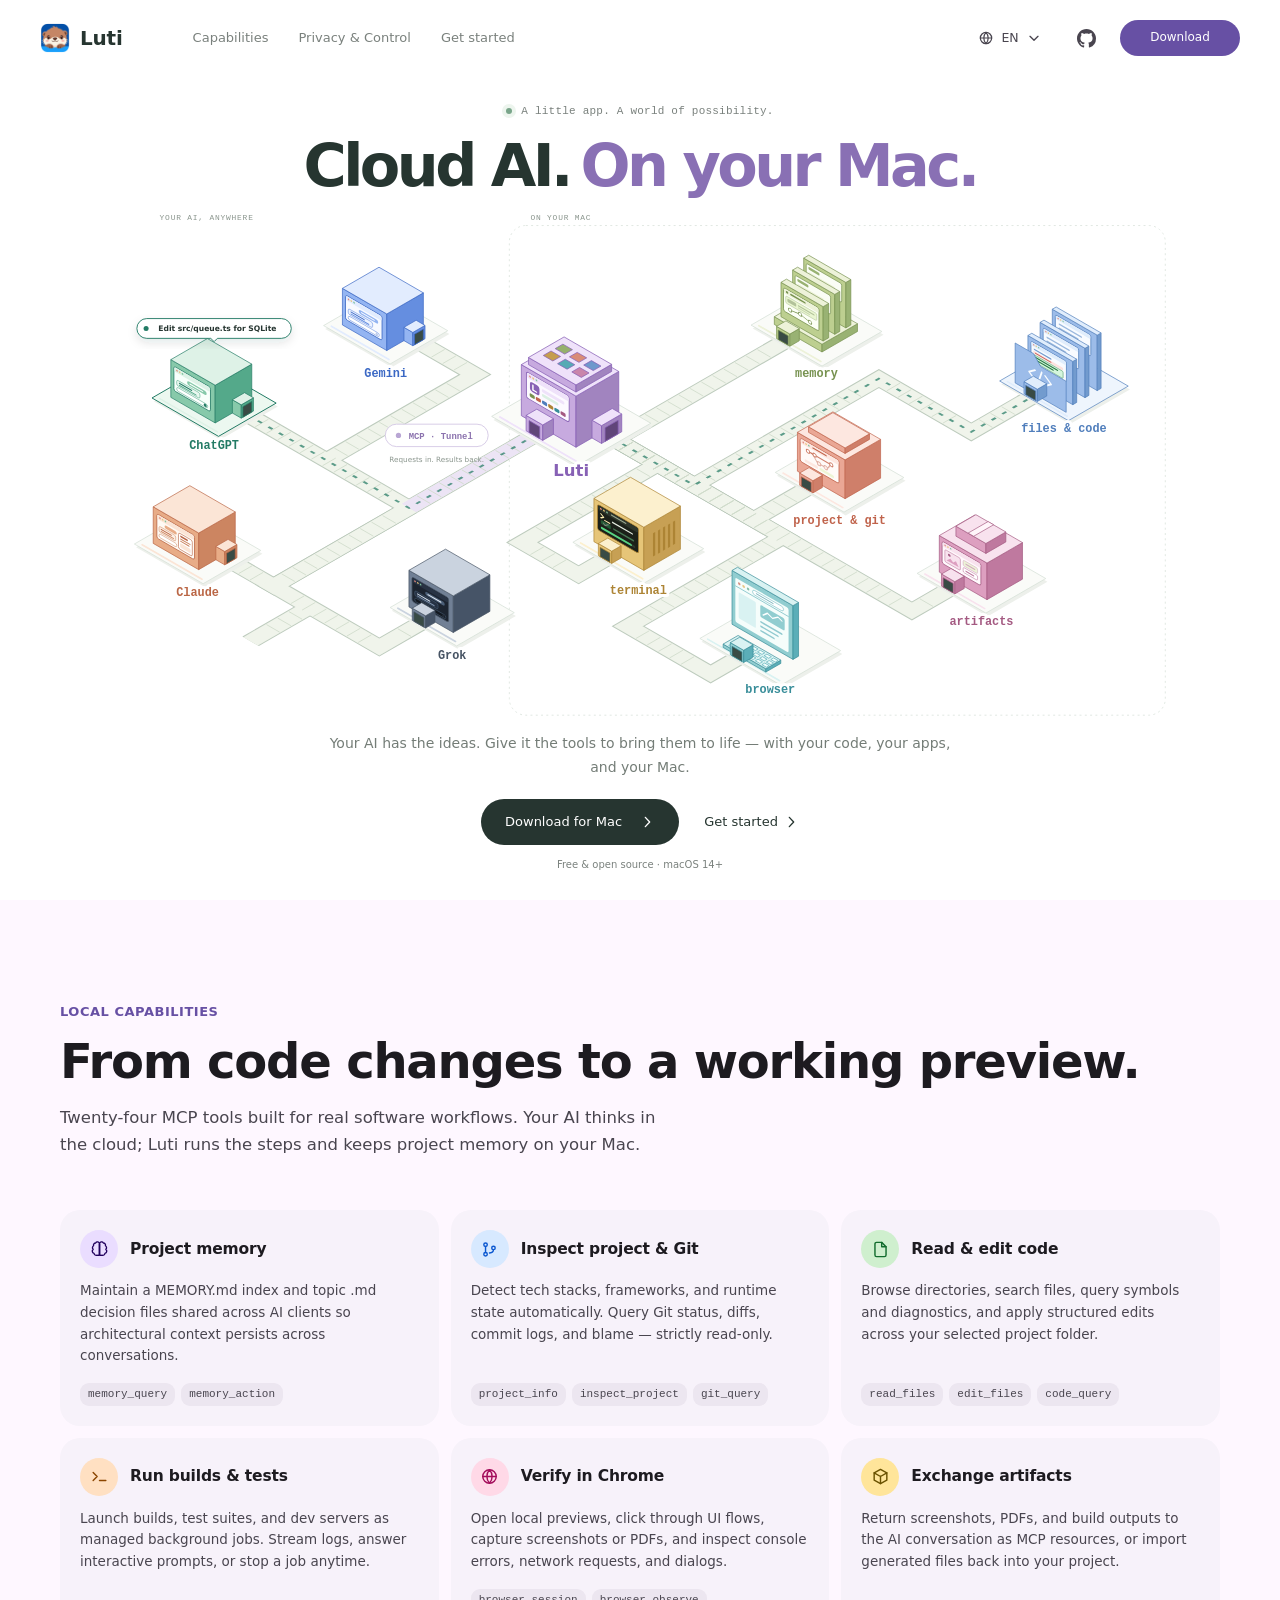
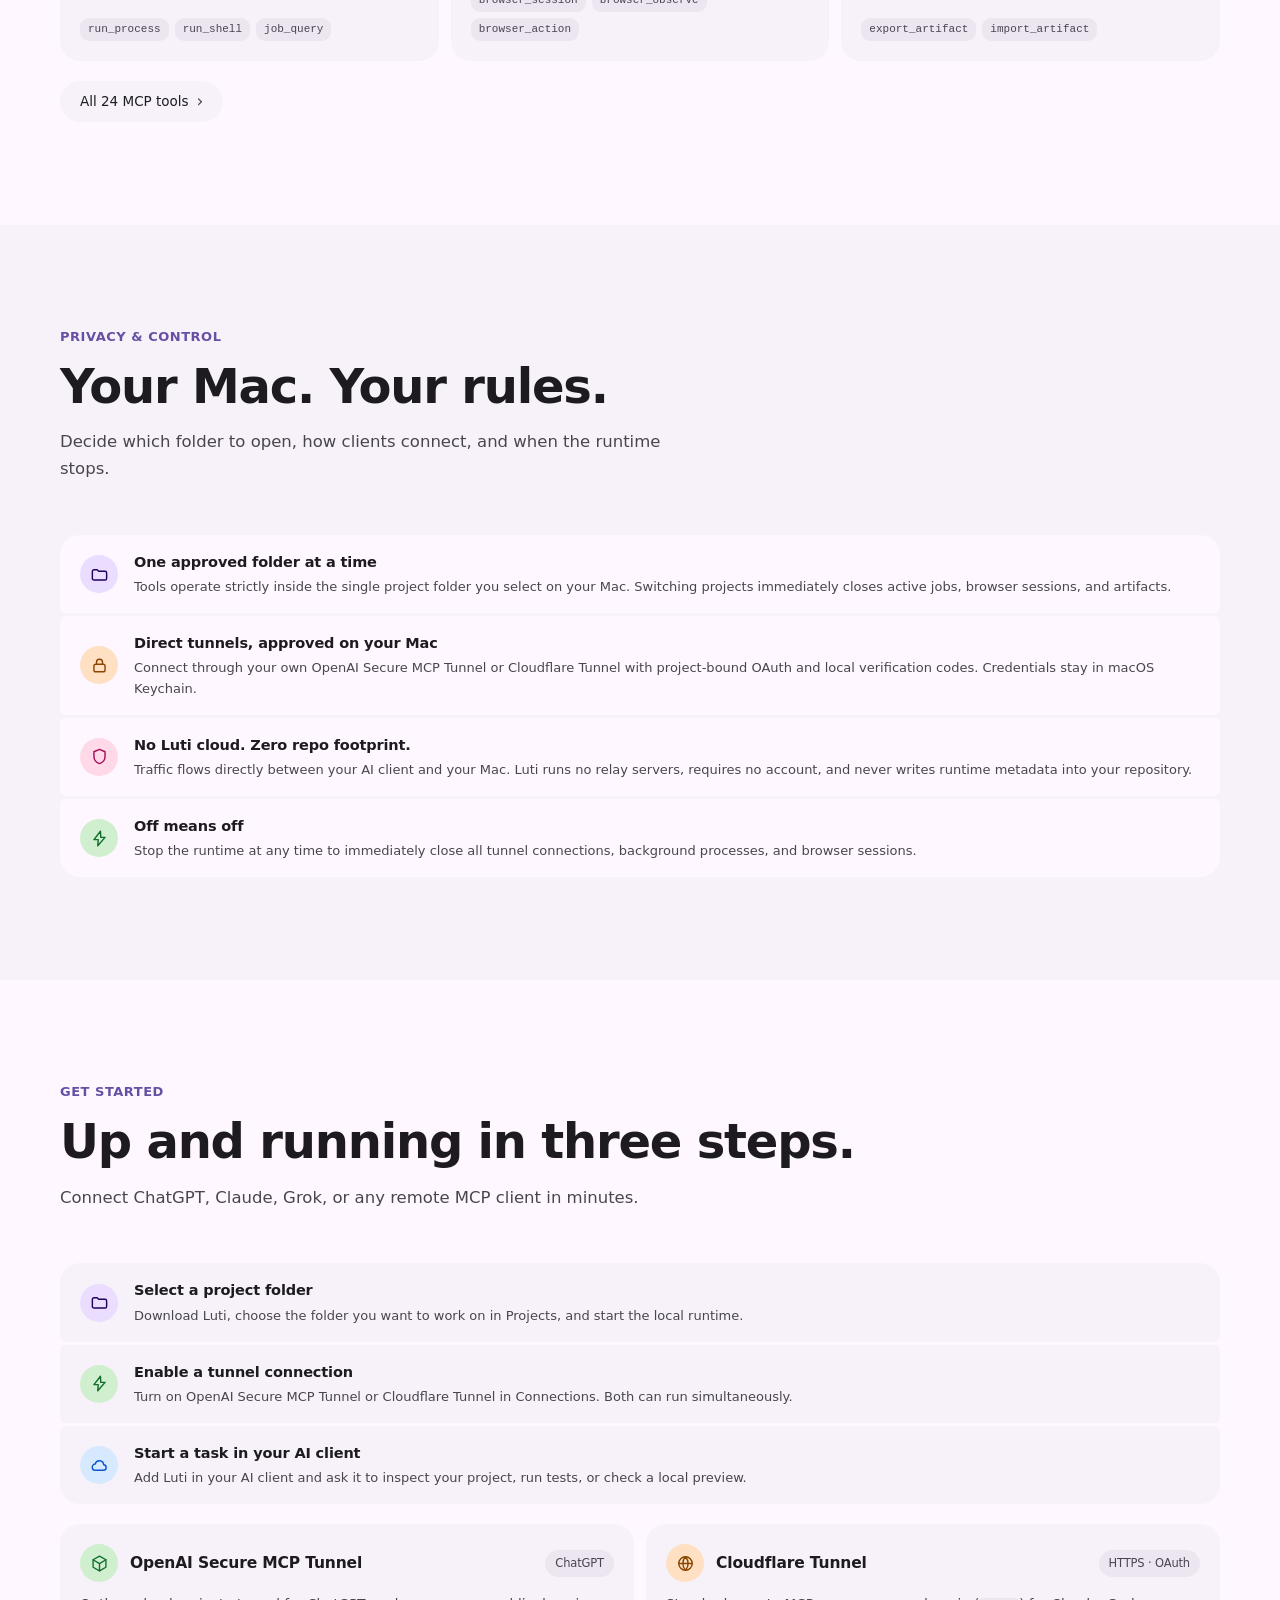
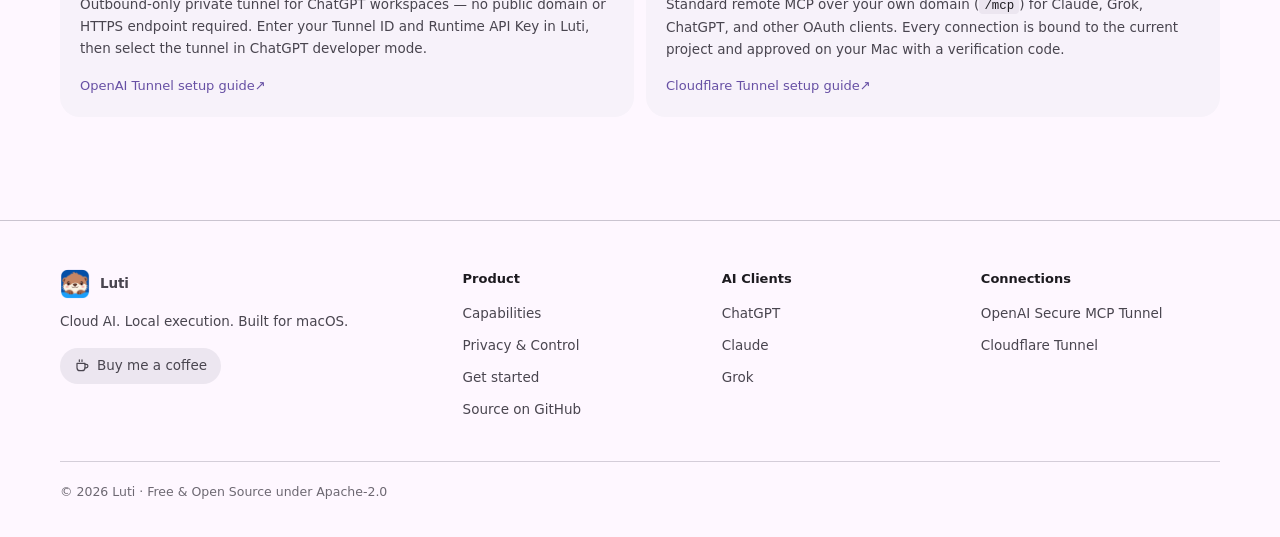
<file: Web/index.html>
<!doctype html>
<html lang="en">
<head>
<meta charset="utf-8">
<meta name="viewport" content="width=device-width, initial-scale=1">

<title>Luti — Cloud AI, on your Mac.</title>
<meta name="description" content="Luti connects cloud AI to your Mac through MCP. Share project memory, inspect &amp; edit code, run builds and tests, and automate Chrome — all within the folder you choose.">
<meta name="keywords" content="MCP server, Model Context Protocol, macOS, remote MCP, project memory, ChatGPT connector, Claude MCP, Grok MCP, OpenAI Secure MCP Tunnel, Cloudflare Tunnel, local AI tools, OAuth">
<meta name="author" content="Luti">
<meta name="robots" content="index, follow, max-image-preview:large, max-snippet:-1">
<meta name="color-scheme" content="light">
<meta name="theme-color" content="#ffffff">
<meta name="apple-mobile-web-app-title" content="Luti">
<link rel="canonical" href="https://luti.aouos.com/">
<link rel="alternate" hreflang="en" href="https://luti.aouos.com/?lang=en">
<link rel="alternate" hreflang="zh-Hans" href="https://luti.aouos.com/?lang=zh">
<link rel="alternate" hreflang="ja" href="https://luti.aouos.com/?lang=ja">
<link rel="alternate" hreflang="x-default" href="https://luti.aouos.com/">

<meta property="og:site_name" content="Luti">
<meta property="og:type" content="website">
<meta property="og:url" content="https://luti.aouos.com/">
<meta property="og:locale" content="en_US">
<meta property="og:locale:alternate" content="zh_CN">
<meta property="og:locale:alternate" content="ja_JP">
<meta property="og:title" content="Luti — Cloud AI, on your Mac.">
<meta property="og:description" content="Luti connects cloud AI to your Mac through MCP. Share project memory, inspect &amp; edit code, run builds and tests, and automate Chrome — all within the folder you choose.">
<meta property="og:image" content="https://luti.aouos.com/assets/og-image.png">
<meta property="og:image:width" content="1200">
<meta property="og:image:height" content="630">
<meta property="og:image:alt" content="Luti — Cloud AI, on your Mac. 24 local MCP tools for your projects.">

<meta name="twitter:card" content="summary_large_image">
<meta name="twitter:title" content="Luti — Cloud AI, on your Mac.">
<meta name="twitter:description" content="Luti connects cloud AI to your Mac through MCP. Share project memory, inspect &amp; edit code, run builds and tests, and automate Chrome — all within the folder you choose.">
<meta name="twitter:image" content="https://luti.aouos.com/assets/og-image.png">

<link rel="icon" href="assets/luti-icon.png" type="image/png">
<link rel="apple-touch-icon" href="assets/luti-icon.png">
<link rel="stylesheet" href="styles/tokens.css">
<link rel="stylesheet" href="styles/base.css">
<link rel="stylesheet" href="styles/hero.css">

<script type="application/ld+json">
{
  "@context": "https://schema.org",
  "@graph": [
    {
      "@type": "Organization",
      "@id": "https://luti.aouos.com/#org",
      "name": "Luti",
      "url": "https://luti.aouos.com/",
      "logo": "https://luti.aouos.com/assets/luti-icon.png"
    },
    {
      "@type": "WebSite",
      "@id": "https://luti.aouos.com/#site",
      "url": "https://luti.aouos.com/",
      "name": "Luti",
      "inLanguage": ["en", "zh-Hans", "ja"],
      "publisher": { "@id": "https://luti.aouos.com/#org" }
    },
    {
      "@type": "SoftwareApplication",
      "@id": "https://luti.aouos.com/#app",
      "name": "Luti",
      "applicationCategory": "DeveloperApplication",
      "applicationSubCategory": "MCP Server",
      "operatingSystem": "macOS",
      "url": "https://luti.aouos.com/",
      "image": "https://luti.aouos.com/assets/og-image.png",
      "publisher": { "@id": "https://luti.aouos.com/#org" },
      "description": "Luti connects cloud AI to your Mac through MCP. Share project memory, inspect & edit code, run builds and tests, and automate Chrome — all within the folder you choose.",
      "featureList": [
        "24 MCP tools across Memory, Project, Files & Code, Process & Jobs, Git, Browser, and Artifacts",
        "Project-scoped memory with MEMORY.md index and topic Markdown decision files shared across AI clients",
        "Scoped strictly to the single local project folder selected on your Mac",
        "OpenAI Secure MCP Tunnel and Cloudflare Tunnel with project-bound OAuth",
        "Zero repository footprint and no Luti relay servers"
      ],
      "license": "https://www.apache.org/licenses/LICENSE-2.0",
      "isAccessibleForFree": true,
      "offers": {
        "@type": "Offer",
        "price": "0",
        "priceCurrency": "USD"
      }
    }
  ]
}
</script>
</head>
<body>

<svg width="0" height="0" aria-hidden="true" style="position:absolute" focusable="false">
  <defs>
    <g id="sp" fill="none" stroke="currentColor" stroke-width="1.8" stroke-linecap="round" stroke-linejoin="round"></g>
  </defs>
  <symbol id="i-check" viewBox="0 0 24 24" fill="none" stroke="currentColor" stroke-width="2.4" stroke-linecap="round" stroke-linejoin="round"><path d="M5 12.5 10 17.5 19 7"/></symbol>
  <symbol id="i-caret" viewBox="0 0 24 24" fill="none" stroke="currentColor" stroke-width="2" stroke-linecap="round" stroke-linejoin="round"><path d="m6 9.5 6 6 6-6"/></symbol>
  <symbol id="i-send" viewBox="0 0 24 24" fill="none" stroke="currentColor" stroke-width="2" stroke-linecap="round" stroke-linejoin="round"><path d="M12 19V5M6 11l6-6 6 6"/></symbol>
  <symbol id="i-cloud" viewBox="0 0 24 24" fill="none" stroke="currentColor" stroke-width="1.8" stroke-linecap="round" stroke-linejoin="round"><path d="M7 18h10a3.5 3.5 0 0 0 .3-6.98A5.5 5.5 0 0 0 6.5 10.2 3.9 3.9 0 0 0 7 18Z"/></symbol>
  <symbol id="i-folder" viewBox="0 0 24 24" fill="none" stroke="currentColor" stroke-width="1.8" stroke-linecap="round" stroke-linejoin="round"><path d="M3 8a2 2 0 0 1 2-2h4l2 2h8a2 2 0 0 1 2 2v7a2 2 0 0 1-2 2H5a2 2 0 0 1-2-2Z"/></symbol>
  <symbol id="i-terminal" viewBox="0 0 24 24" fill="none" stroke="currentColor" stroke-width="1.8" stroke-linecap="round" stroke-linejoin="round"><path d="m4 7 5 5-5 5M12 17h8"/></symbol>
  <symbol id="i-globe" viewBox="0 0 24 24" fill="none" stroke="currentColor" stroke-width="1.8" stroke-linecap="round" stroke-linejoin="round"><circle cx="12" cy="12" r="8.5"/><path d="M3.5 12h17M12 3.5c2.2 2.4 3.3 5.3 3.3 8.5S14.2 18.1 12 20.5c-2.2-2.4-3.3-5.3-3.3-8.5S9.8 5.9 12 3.5Z"/></symbol>
  <symbol id="i-display" viewBox="0 0 24 24" fill="none" stroke="currentColor" stroke-width="1.8" stroke-linecap="round" stroke-linejoin="round"><rect x="3" y="4.5" width="18" height="12" rx="2"/><path d="M9.5 20.5h5M12 16.5v4"/></symbol>
  <symbol id="i-git" viewBox="0 0 24 24" fill="none" stroke="currentColor" stroke-width="1.8" stroke-linecap="round" stroke-linejoin="round"><circle cx="7" cy="6" r="2.2"/><circle cx="7" cy="18" r="2.2"/><circle cx="17" cy="10" r="2.2"/><path d="M7 8.2v7.6M17 12.2c0 3-2.6 3.8-5 4.2"/></symbol>
  <symbol id="i-package" viewBox="0 0 24 24" fill="none" stroke="currentColor" stroke-width="1.8" stroke-linecap="round" stroke-linejoin="round"><path d="m12 3 8 4.3v9.4L12 21l-8-4.3V7.3Z"/><path d="M4 7.3 12 12l8-4.7M12 12v9"/></symbol>
  <symbol id="i-sparkles" viewBox="0 0 24 24" fill="none" stroke="currentColor" stroke-width="1.8" stroke-linecap="round" stroke-linejoin="round"><path d="M12 3v5M12 16v5M4.5 12h5M14.5 12h5M6.7 6.7l3 3M14.3 14.3l3 3M17.3 6.7l-3 3M9.7 14.3l-3 3"/></symbol>
  <symbol id="i-shield" viewBox="0 0 24 24" fill="none" stroke="currentColor" stroke-width="1.8" stroke-linecap="round" stroke-linejoin="round"><path d="M12 3 5 6v6c0 4.2 2.9 7.6 7 9 4.1-1.4 7-4.8 7-9V6Z"/></symbol>
  <symbol id="i-lock" viewBox="0 0 24 24" fill="none" stroke="currentColor" stroke-width="1.8" stroke-linecap="round" stroke-linejoin="round"><rect x="5" y="10.5" width="14" height="9.5" rx="2.4"/><path d="M8.2 10.5V7.8a3.8 3.8 0 0 1 7.6 0v2.7"/></symbol>
  <symbol id="i-lock-s" viewBox="0 0 24 24" fill="none" stroke="currentColor" stroke-width="2.6" stroke-linecap="round" stroke-linejoin="round"><rect x="5" y="10.5" width="14" height="9.5" rx="2.4"/><path d="M8.2 10.5V7.8a3.8 3.8 0 0 1 7.6 0v2.7"/></symbol>
  <symbol id="i-bolt" viewBox="0 0 24 24" fill="none" stroke="currentColor" stroke-width="1.8" stroke-linecap="round" stroke-linejoin="round"><path d="M13.2 2.8 5 13.4h5.4L9.8 21.2 19 10.6h-5.4Z"/></symbol>
  <symbol id="i-eye" viewBox="0 0 24 24" fill="none" stroke="currentColor" stroke-width="1.8" stroke-linecap="round" stroke-linejoin="round"><path d="M2.6 12S6.2 5.8 12 5.8 21.4 12 21.4 12 17.8 18.2 12 18.2 2.6 12 2.6 12Z"/><circle cx="12" cy="12" r="2.8"/></symbol>
  <symbol id="i-play" viewBox="0 0 24 24" fill="currentColor"><path d="M7 4.6 19 12 7 19.4Z"/></symbol>
  <symbol id="i-pause" viewBox="0 0 24 24" fill="currentColor"><path d="M7 4.5h3.4v15H7zM13.6 4.5H17v15h-3.4z"/></symbol>
  <symbol id="i-back" viewBox="0 0 24 24" fill="none" stroke="currentColor" stroke-width="2" stroke-linecap="round" stroke-linejoin="round"><path d="M14.5 5 8 12l6.5 7"/></symbol>
  <symbol id="i-fwd" viewBox="0 0 24 24" fill="none" stroke="currentColor" stroke-width="2" stroke-linecap="round" stroke-linejoin="round"><path d="M9.5 5 16 12l-6.5 7"/></symbol>
  <symbol id="i-file" viewBox="0 0 24 24" fill="none" stroke="currentColor" stroke-width="1.8" stroke-linecap="round" stroke-linejoin="round"><path d="M13.5 3H7a2 2 0 0 0-2 2v14a2 2 0 0 0 2 2h10a2 2 0 0 0 2-2V8.5Z"/><path d="M13.5 3v5.5H19"/></symbol>
  <symbol id="i-camera" viewBox="0 0 24 24" fill="none" stroke="currentColor" stroke-width="1.8" stroke-linecap="round" stroke-linejoin="round"><path d="M4 8.5h3l1.4-2.2h7.2L17 8.5h3a1 1 0 0 1 1 1v8a1 1 0 0 1-1 1H4a1 1 0 0 1-1-1v-8a1 1 0 0 1 1-1Z"/><circle cx="12" cy="13.2" r="3.2"/></symbol>
  <symbol id="i-pencil" viewBox="0 0 24 24" fill="none" stroke="currentColor" stroke-width="1.8" stroke-linecap="round" stroke-linejoin="round"><path d="M4 20h4L20 8l-4-4L4 16Z"/></symbol>

  <symbol id="i-brain" viewBox="0 0 24 24" fill="none" stroke="currentColor" stroke-width="1.7" stroke-linecap="round" stroke-linejoin="round"><path d="M12 5a2.6 2.6 0 0 0-4.9-1.2A2.7 2.7 0 0 0 4.5 7.3a2.8 2.8 0 0 0-.5 4.5 2.8 2.8 0 0 0 1.1 5 2.7 2.7 0 0 0 3.8 2.3A2.6 2.6 0 0 0 12 18.6Z"/><path d="M12 5a2.6 2.6 0 0 1 4.9-1.2 2.7 2.7 0 0 1 2.6 3.5 2.8 2.8 0 0 1 .5 4.5 2.8 2.8 0 0 1-1.1 5 2.7 2.7 0 0 1-3.8 2.3A2.6 2.6 0 0 1 12 18.6Z"/><path d="M12 5v13.6"/></symbol>
  <symbol id="i-clock" viewBox="0 0 24 24" fill="none" stroke="currentColor" stroke-width="1.8" stroke-linecap="round" stroke-linejoin="round"><circle cx="12" cy="12" r="8.5"/><path d="M12 6.8v5.4l3.4 2"/></symbol>
  <symbol id="i-list" viewBox="0 0 24 24" fill="none" stroke="currentColor" stroke-width="1.8" stroke-linecap="round" stroke-linejoin="round"><path d="M9 6.5h10.5M9 12h10.5M9 17.5h10.5M4.6 6.5h.01M4.6 12h.01M4.6 17.5h.01"/></symbol>
  <symbol id="i-link" viewBox="0 0 24 24" fill="none" stroke="currentColor" stroke-width="1.8" stroke-linecap="round" stroke-linejoin="round"><path d="M10.2 13.8a3.7 3.7 0 0 0 5.3 0l2.6-2.6a3.7 3.7 0 0 0-5.3-5.3l-1.3 1.4"/><path d="M13.8 10.2a3.7 3.7 0 0 0-5.3 0l-2.6 2.6a3.7 3.7 0 0 0 5.3 5.3l1.3-1.4"/></symbol>
  <symbol id="i-layers" viewBox="0 0 24 24" fill="none" stroke="currentColor" stroke-width="1.8" stroke-linecap="round" stroke-linejoin="round"><path d="m12 3 8.6 4.4L12 11.8 3.4 7.4Z"/><path d="m3.4 12 8.6 4.4 8.6-4.4M3.4 16.6 12 21l8.6-4.4"/></symbol>
  <symbol id="i-info" viewBox="0 0 24 24" fill="none" stroke="currentColor" stroke-width="1.8" stroke-linecap="round" stroke-linejoin="round"><circle cx="12" cy="12" r="8.5"/><path d="M12 11.2v5M12 7.8h.01"/></symbol>
  <symbol id="i-coffee" viewBox="0 0 24 24" fill="none" stroke="currentColor" stroke-width="1.8" stroke-linecap="round" stroke-linejoin="round"><path d="M4.5 8h12v6.5a4.5 4.5 0 0 1-4.5 4.5H9a4.5 4.5 0 0 1-4.5-4.5Z"/><path d="M16.5 9.5h1.8a2.6 2.6 0 0 1 0 5.2h-1.8"/><path d="M8 2.8v2.4M12 2.8v2.4"/></symbol>
  <symbol id="i-github" viewBox="0 0 16 16" fill="currentColor"><path d="M8 0C3.58 0 0 3.58 0 8c0 3.54 2.29 6.53 5.47 7.59.4.07.55-.17.55-.38 0-.19-.01-.82-.01-1.49-2.01.37-2.53-.49-2.69-.94-.09-.23-.48-.94-.82-1.13-.28-.15-.68-.52-.01-.53.63-.01 1.08.58 1.23.82.72 1.21 1.87.87 2.33.66.07-.52.28-.87.51-1.07-1.78-.2-3.64-.89-3.64-3.95 0-.87.31-1.59.82-2.15-.08-.2-.36-1.02.08-2.12 0 0 .67-.21 2.2.82.64-.18 1.32-.27 2-.27.68 0 1.36.09 2 .27 1.53-1.04 2.2-.82 2.2-.82.44 1.1.16 1.92.08 2.12.51.56.82 1.27.82 2.15 0 3.07-1.87 3.75-3.65 3.95.29.25.54.73.54 1.48 0 1.07-.01 1.93-.01 2.2 0 .21.15.46.55.38A8.013 8.013 0 0 0 16 8c0-4.42-3.58-8-8-8Z"/></symbol>
  <symbol id="i-chatgpt" viewBox="0 0 24 24" fill="none" stroke="currentColor" stroke-width="1.7" stroke-linecap="round" stroke-linejoin="round"><path d="m12 2.6 8.1 4.7v9.4L12 21.4 3.9 16.7V7.3Z"/><path d="M12 12.1 20.1 7.3M12 12.1v9.3M12 12.1 3.9 7.3"/></symbol>
  <symbol id="i-claude" viewBox="0 0 24 24" fill="none" stroke="currentColor" stroke-width="1.9" stroke-linecap="round"><path d="M12 2.8v6M12 15.2v6M2.8 12h6M15.2 12h6M5.5 5.5l4.2 4.2M14.3 14.3l4.2 4.2M18.5 5.5l-4.2 4.2M9.7 14.3l-4.2 4.2"/></symbol>
  <symbol id="i-grok" viewBox="0 0 24 24" fill="none" stroke="currentColor" stroke-width="2" stroke-linecap="round"><path d="M4.5 19.5 19.5 4.5M4.5 4.5l5.4 5.4M14.1 14.1l5.4 5.4"/></symbol>
  <symbol id="i-codex" viewBox="0 0 24 24" fill="none" stroke="currentColor" stroke-width="1.7" stroke-linecap="round" stroke-linejoin="round"><path d="m12 2.6 8.1 4.7v9.4L12 21.4 3.9 16.7V7.3Z"/><path d="m9.9 9.9 2.7 2.5-2.7 2.5"/></symbol>
</svg>

<header class="appbar" id="appbar">
  <div class="wrap appbar__inner">
    <a class="brand" href="#top"><img src="assets/luti-icon.png" alt="Luti" width="30" height="30"><span>Luti</span></a>
    <nav class="appbar__nav" aria-label="Main navigation">
      <a href="#capabilities" data-i18n="nav.caps">Capabilities</a>
      <a href="#security" data-i18n="nav.security">Privacy &amp; Control</a>
      <a href="#start" data-i18n="hero.ctaChain">Get started</a>
    </nav>
    <div class="menu" data-menu>
      <button class="menu__trigger" id="langTrigger" type="button" aria-haspopup="menu" aria-expanded="false" aria-controls="langMenu" data-i18n-attr="aria-label:a11y.lang" aria-label="Interface language">
        <svg><use href="#i-globe"/></svg>
        <span class="menu__value" data-lang-value lang="en">EN</span>
        <svg class="menu__caret"><use href="#i-caret"/></svg>
      </button>
      <div class="menu__surface" id="langMenu" role="menu" aria-labelledby="langTrigger" hidden>
        <button class="menu__item" type="button" role="menuitemradio" aria-checked="true" data-lang="en" lang="en">
          <svg class="menu__check"><use href="#i-check"/></svg>English
        </button>
        <button class="menu__item" type="button" role="menuitemradio" aria-checked="false" data-lang="zh" lang="zh-Hans">
          <svg class="menu__check"><use href="#i-check"/></svg>简体中文
        </button>
        <button class="menu__item" type="button" role="menuitemradio" aria-checked="false" data-lang="ja" lang="ja">
          <svg class="menu__check"><use href="#i-check"/></svg>日本語
        </button>
      </div>
    </div>
    <a class="appbar__icon" href="https://github.com/boltguo/Luti" rel="noopener" data-i18n-attr="aria-label:a11y.github" aria-label="Source on GitHub"><svg><use href="#i-github"/></svg></a>
    <a class="btn btn--filled appbar__cta" href="https://github.com/boltguo/Luti/releases/latest/download/Luti.dmg" data-i18n="nav.download">Download</a>
  </div>
  <span class="appbar__sentinel" id="appbarSentinel"></span>
</header>

<main id="top">

<section class="hero" aria-labelledby="heroTitle">
  <div class="hero__intro">
    <p class="hero__eyebrow"><span class="hero__status" aria-hidden="true"></span><span data-i18n="factory.eyebrow">A little app. A world of possibility.</span></p>
    <h1 id="heroTitle" data-i18n-html="hero.h1">Cloud AI.<br><em>On your Mac.</em></h1>
  </div>

  <div class="factory" id="factory">
    <svg class="factory__scene" id="factoryScene" viewBox="0 -84 1600 772" role="group" aria-label="AI clients, Tunnel, Luti and your local tools">
      <defs>
        <filter id="factoryShadow" x="-18%" y="-18%" width="136%" height="146%">
          <feDropShadow dx="0" dy="6" stdDeviation="7" flood-color="#1e2b26" flood-opacity="0.11"/>
        </filter>
        <symbol id="factoryParcel" viewBox="-22 -36 44 48">
          <ellipse cx="0" cy="4" rx="18" ry="9" fill="#1e2b26" opacity="0.12"/>
          <path d="M0-30 18-20 0-10-18-20Z" fill="#f7dec0" stroke="#7d6040" stroke-width="1.1" stroke-linejoin="round"/>
          <path d="M-18-20 0-10V8L-18-2Z" fill="#d9b07c" stroke="#7d6040" stroke-width="1.1" stroke-linejoin="round"/>
          <path d="M0-10 18-20V-2L0 8Z" fill="#bd915d" stroke="#7d6040" stroke-width="1.1" stroke-linejoin="round"/>
          <path d="m-6-26.5 18 10v8l-6 3.3v-8l-18-10Z" fill="currentColor"/>
          <path d="m-13-13 8 4.4v6l-8-4.4Z" fill="#fffaf0"/>
        </symbol>
      </defs>
      <g class="factory__boundary" aria-hidden="true">
        <rect id="factoryBoundary" x="602" y="-62" width="994" height="742" rx="25"/>
        <text id="factoryWorkspace" x="634" y="-70" data-i18n="factory.workspace">ON YOUR MAC</text>
        <text id="factoryRemote" x="72" y="-70" data-i18n="factory.remote">YOUR AI, ANYWHERE</text>
      </g>
      <g id="factoryRoutes" aria-hidden="true"></g>
      <g id="factoryStations">
        <g class="factory__station" data-client="chatgpt" data-node="chatgpt" role="button" tabindex="0" aria-pressed="true"><g class="factory__art"></g><text class="factory__label">ChatGPT</text></g>
        <g class="factory__station" data-client="gemini" data-node="gemini" role="button" tabindex="0" aria-pressed="false"><g class="factory__art"></g><text class="factory__label">Gemini</text></g>
        <g class="factory__station" data-client="claude" data-node="claude" role="button" tabindex="0" aria-pressed="false"><g class="factory__art"></g><text class="factory__label">Claude</text></g>
        <g class="factory__station" data-client="grok" data-node="grok" role="button" tabindex="0" aria-pressed="false"><g class="factory__art"></g><text class="factory__label">Grok</text></g>
        <g class="factory__station factory__station--hub" data-node="luti" role="button" tabindex="0" aria-pressed="false"><g class="factory__art"></g><text class="factory__label">Luti</text></g>
        <g class="factory__station" data-node="memory" role="button" tabindex="0" aria-pressed="false"><g class="factory__art"></g><text class="factory__label" data-i18n="factory.memory">memory</text></g>
        <g class="factory__station" data-node="git" role="button" tabindex="0" aria-pressed="false"><g class="factory__art"></g><text class="factory__label" data-i18n="factory.git">project &amp; git</text></g>
        <g class="factory__station" data-node="code" role="button" tabindex="0" aria-pressed="true"><g class="factory__art"></g><text class="factory__label" data-i18n="factory.code">files &amp; code</text></g>
        <g class="factory__station" data-node="terminal" role="button" tabindex="0" aria-pressed="false"><g class="factory__art"></g><text class="factory__label" data-i18n="factory.terminal">terminal</text></g>
        <g class="factory__station" data-node="browser" role="button" tabindex="0" aria-pressed="false"><g class="factory__art"></g><text class="factory__label" data-i18n="factory.browser">browser</text></g>
        <g class="factory__station" data-node="artifacts" role="button" tabindex="0" aria-pressed="false"><g class="factory__art"></g><text class="factory__label" data-i18n="factory.artifacts">artifacts</text></g>
      </g>
      <g class="factory__tunnel" id="factoryTunnel" transform="translate(545 323)" aria-hidden="true">
        <rect class="factory__tunnel-pill" x="-78" y="-21" width="156" height="34" rx="17"/>
        <circle class="factory__tunnel-dot" cx="-58" cy="-4" r="4"/>
        <text text-anchor="middle" x="6" y="1">MCP · Tunnel</text>
        <text class="factory__caption" text-anchor="middle" y="36" data-i18n="factory.tunnel">Requests in. Results back.</text>
      </g>
      <g id="factoryParcels" aria-hidden="true"></g>
      <g id="factoryOverlays" aria-hidden="true"></g>
    </svg>
  </div>

  <div class="hero__outro">
    <p class="hero__lede" data-i18n="hero.lede">Your AI has the ideas. Give it the tools to bring them to life — with your code, your apps, and your Mac.</p>
    <div class="hero__actions">
      <a class="btn btn--filled" href="https://github.com/boltguo/Luti/releases/latest/download/Luti.dmg"><span data-i18n="hero.ctaDownload">Download for Mac</span><svg aria-hidden="true"><use href="#i-fwd"/></svg></a>
      <a class="hero__guide" href="#start"><span data-i18n="hero.ctaChain">Setup guide</span><svg aria-hidden="true"><use href="#i-fwd"/></svg></a>
    </div>
    <p class="hero__requirements" data-i18n="factory.requirements">Free & open source · macOS 14+</p>
  </div>
  <p class="sr-only" data-i18n="hero.sr">Illustrative animation: ChatGPT, Claude, and Grok send messages through your tunnel to Luti and your local tools. Select an AI or factory to follow its route. No real operations are performed.</p>
</section>

<section class="section" id="capabilities">
  <div class="wrap">
    <header class="section__head reveal">
      <p class="section__label" data-i18n="caps.label">Local capabilities</p>
      <h2 class="section__title" data-i18n="caps.title">From code changes to a working preview.</h2>
      <p class="section__lede" data-i18n="caps.lede">Twenty-four MCP tools built for real software workflows. Your AI thinks in the cloud; Luti runs the steps and keeps project memory on your Mac.</p>
    </header>

    <div class="grid grid--3 reveal">
      <article class="card">
        <h3 class="card__title"><span class="icon-circle" data-tone="purple"><svg><use href="#i-brain"/></svg></span><span data-i18n="caps.task1">Project memory</span></h3>
        <p class="card__body" data-i18n="caps.body1">Maintain a MEMORY.md index and topic .md decision files shared across AI clients so architectural context persists across conversations.</p>
        <div class="chips chips--plain">
          <span class="chip">memory_query</span>
          <span class="chip">memory_action</span>
        </div>
      </article>
      <article class="card">
        <h3 class="card__title"><span class="icon-circle" data-tone="blue"><svg><use href="#i-git"/></svg></span><span data-i18n="caps.task2">Inspect project &amp; Git</span></h3>
        <p class="card__body" data-i18n="caps.body2">Detect tech stacks, frameworks, and runtime state automatically. Query Git status, diffs, commit logs, and blame — strictly read-only.</p>
        <div class="chips chips--plain">
          <span class="chip">project_info</span><span class="chip">inspect_project</span><span class="chip">git_query</span>
        </div>
      </article>
      <article class="card">
        <h3 class="card__title"><span class="icon-circle" data-tone="green"><svg><use href="#i-file"/></svg></span><span data-i18n="caps.task3">Read &amp; edit code</span></h3>
        <p class="card__body" data-i18n="caps.body3">Browse directories, search files, query symbols and diagnostics, and apply structured edits across your selected project folder.</p>
        <div class="chips chips--plain">
          <span class="chip">read_files</span><span class="chip">edit_files</span><span class="chip">code_query</span>
        </div>
      </article>
      <article class="card">
        <h3 class="card__title"><span class="icon-circle" data-tone="orange"><svg><use href="#i-terminal"/></svg></span><span data-i18n="caps.task4">Run builds &amp; tests</span></h3>
        <p class="card__body" data-i18n="caps.body4">Launch builds, test suites, and dev servers as managed background jobs. Stream logs, answer interactive prompts, or stop a job anytime.</p>
        <div class="chips chips--plain">
          <span class="chip">run_process</span><span class="chip">run_shell</span><span class="chip">job_query</span>
        </div>
      </article>
      <article class="card">
        <h3 class="card__title"><span class="icon-circle" data-tone="pink"><svg><use href="#i-globe"/></svg></span><span data-i18n="caps.task5">Verify in Chrome</span></h3>
        <p class="card__body" data-i18n="caps.body5">Open local previews, click through UI flows, capture screenshots or PDFs, and inspect console errors, network requests, and dialogs.</p>
        <div class="chips chips--plain">
          <span class="chip">browser_session</span><span class="chip">browser_observe</span><span class="chip">browser_action</span>
        </div>
      </article>
      <article class="card">
        <h3 class="card__title"><span class="icon-circle" data-tone="yellow"><svg><use href="#i-package"/></svg></span><span data-i18n="caps.task6">Exchange artifacts</span></h3>
        <p class="card__body" data-i18n="caps.body6">Return screenshots, PDFs, and build outputs to the AI conversation as MCP resources, or import generated files back into your project.</p>
        <div class="chips chips--plain">
          <span class="chip">export_artifact</span><span class="chip">import_artifact</span>
        </div>
      </article>
    </div>

    <details class="disclose reveal">
      <summary data-i18n="tools.all">All 24 MCP tools</summary>
      <div class="disclose__body">
        <div class="disclose__group">
          <p class="disclose__name" data-i18n="tools.t1">Memory</p>
          <div class="chips"><span class="chip">memory_query</span><span class="chip">memory_action</span></div>
        </div>
        <div class="disclose__group">
          <p class="disclose__name" data-i18n="tools.t2">Project</p>
          <div class="chips"><span class="chip">project_info</span><span class="chip">inspect_project</span><span class="chip">runtime_status</span></div>
        </div>
        <div class="disclose__group">
          <p class="disclose__name" data-i18n="tools.t3">Files &amp; code</p>
          <div class="chips"><span class="chip">list_directory</span><span class="chip">read_files</span><span class="chip">read_image</span><span class="chip">search_project</span><span class="chip">edit_files</span><span class="chip">path_action</span><span class="chip">code_query</span></div>
        </div>
        <div class="disclose__group">
          <p class="disclose__name" data-i18n="tools.t4">Processes &amp; jobs</p>
          <div class="chips"><span class="chip">run_process</span><span class="chip">run_shell</span><span class="chip">job_query</span><span class="chip">job_action</span></div>
        </div>
        <div class="disclose__group">
          <p class="disclose__name" data-i18n="tools.t5">Git</p>
          <div class="chips"><span class="chip">git_query</span></div>
        </div>
        <div class="disclose__group">
          <p class="disclose__name" data-i18n="tools.t6">Browser</p>
          <div class="chips"><span class="chip">browser_session</span><span class="chip">browser_observe</span><span class="chip">browser_action</span><span class="chip">browser_transfer</span><span class="chip">browser_evaluate</span></div>
        </div>
        <div class="disclose__group">
          <p class="disclose__name" data-i18n="tools.t8">Artifacts</p>
          <div class="chips"><span class="chip">export_artifact</span><span class="chip">import_artifact</span></div>
        </div>
      </div>
    </details>
  </div>
</section>

<section class="section section--tint" id="security">
  <div class="wrap">
    <header class="section__head reveal">
      <p class="section__label" data-i18n="sec.label">Privacy &amp; control</p>
      <h2 class="section__title" data-i18n="sec.title">Your Mac. Your rules.</h2>
      <p class="section__lede" data-i18n="sec.lede">Decide which folder to open, how clients connect, and when the runtime stops.</p>
    </header>

    <ul class="list reveal">
      <li class="list__row">
        <span class="icon-circle" data-tone="purple"><svg><use href="#i-folder"/></svg></span>
        <span class="row__text">
          <b class="row__headline" data-i18n="sec.r1">One approved folder at a time</b>
          <span class="row__support" data-i18n="sec.r1b">Tools operate strictly inside the single project folder you select on your Mac. Switching projects immediately closes active jobs, browser sessions, and artifacts.</span>
        </span>
      </li>
      <li class="list__row">
        <span class="icon-circle" data-tone="orange"><svg><use href="#i-lock"/></svg></span>
        <span class="row__text">
          <b class="row__headline" data-i18n="sec.r2">Direct tunnels, approved on your Mac</b>
          <span class="row__support" data-i18n="sec.r2b">Connect through your own OpenAI Secure MCP Tunnel or Cloudflare Tunnel with project-bound OAuth and local verification codes. Credentials stay in macOS Keychain.</span>
        </span>
      </li>
      <li class="list__row">
        <span class="icon-circle" data-tone="pink"><svg><use href="#i-shield"/></svg></span>
        <span class="row__text">
          <b class="row__headline" data-i18n="sec.r3">No Luti cloud. Zero repo footprint.</b>
          <span class="row__support" data-i18n="sec.r3b">Traffic flows directly between your AI client and your Mac. Luti runs no relay servers, requires no account, and never writes runtime metadata into your repository.</span>
        </span>
      </li>
      <li class="list__row">
        <span class="icon-circle" data-tone="green"><svg><use href="#i-bolt"/></svg></span>
        <span class="row__text">
          <b class="row__headline" data-i18n="sec.r4">Off means off</b>
          <span class="row__support" data-i18n="sec.r4b">Stop the runtime at any time to immediately close all tunnel connections, background processes, and browser sessions.</span>
        </span>
      </li>
    </ul>
  </div>
</section>

<section class="section" id="start">
  <div class="wrap">
    <header class="section__head reveal">
      <p class="section__label" data-i18n="start.label">Get started</p>
      <h2 class="section__title" data-i18n="start.title">Up and running in three steps.</h2>
      <p class="section__lede" data-i18n="start.lede">Connect ChatGPT, Claude, Grok, or any remote MCP client in minutes.</p>
    </header>

    <ul class="list reveal">
      <li class="list__row">
        <span class="icon-circle" data-tone="purple"><svg><use href="#i-folder"/></svg></span>
        <span class="row__text">
          <b class="row__headline" data-i18n="start.s1">Select a project folder</b>
          <span class="row__support" data-i18n="start.s1b">Download Luti, choose the folder you want to work on in Projects, and start the local runtime.</span>
        </span>
      </li>
      <li class="list__row">
        <span class="icon-circle" data-tone="green"><svg><use href="#i-bolt"/></svg></span>
        <span class="row__text">
          <b class="row__headline" data-i18n="start.s2">Enable a tunnel connection</b>
          <span class="row__support" data-i18n="start.s2b">Turn on OpenAI Secure MCP Tunnel or Cloudflare Tunnel in Connections. Both can run simultaneously.</span>
        </span>
      </li>
      <li class="list__row">
        <span class="icon-circle" data-tone="blue"><svg><use href="#i-cloud"/></svg></span>
        <span class="row__text">
          <b class="row__headline" data-i18n="start.s3">Start a task in your AI client</b>
          <span class="row__support" data-i18n="start.s3b">Add Luti in your AI client and ask it to inspect your project, run tests, or check a local preview.</span>
        </span>
      </li>
    </ul>

    <div class="grid grid--2 reveal" style="margin-top:20px">
      <article class="card">
        <h3 class="card__title">
          <span class="icon-circle" data-tone="green"><svg><use href="#i-chatgpt"/></svg></span>
          <span data-i18n="start.c1Title">OpenAI Secure MCP Tunnel</span>
          <span class="card__badge" data-i18n="start.c1Badge">ChatGPT</span>
        </h3>
        <p class="card__body" data-i18n="start.c1Body">Outbound-only private tunnel for ChatGPT workspaces — no public domain or HTTPS endpoint required. Enter your Tunnel ID and Runtime API Key in Luti, then select the tunnel in ChatGPT developer mode.</p>
        <p class="card__foot"><a href="https://developers.openai.com/api/docs/guides/secure-mcp-tunnels" target="_blank" rel="noopener"><span data-i18n="start.c1Link">OpenAI Tunnel setup guide</span><span aria-hidden="true">↗</span></a></p>
      </article>
      <article class="card">
        <h3 class="card__title">
          <span class="icon-circle" data-tone="orange"><svg><use href="#i-globe"/></svg></span>
          <span data-i18n="start.c2Title">Cloudflare Tunnel</span>
          <span class="card__badge" data-i18n="start.c2Badge">HTTPS · OAuth</span>
        </h3>
        <p class="card__body" data-i18n-html="start.c2Body">Standard remote MCP over your own domain (<code>/mcp</code>) for Claude, Grok, ChatGPT, and other OAuth clients. Every connection is bound to the current project and approved on your Mac with a verification code.</p>
        <p class="card__foot"><a href="https://github.com/boltguo/Luti/blob/main/docs/cloudflare.md" target="_blank" rel="noopener"><span data-i18n="start.c2Link">Cloudflare Tunnel setup guide</span><span aria-hidden="true">↗</span></a></p>
      </article>
    </div>
  </div>
</section>

</main>

<footer class="footer">
  <div class="wrap">
    <div class="footer__grid">
      <div>
        <a class="brand" href="#top"><img src="assets/luti-icon.png" alt="" width="30" height="30">Luti</a>
        <p class="footer__tagline" data-i18n="footer.tagline">Cloud AI. Local execution. Built for macOS.</p>
        <a class="footer__support" href="https://buymeacoffee.com/boltguo" target="_blank" rel="noopener">
          <svg aria-hidden="true"><use href="#i-coffee"/></svg><span data-i18n="footer.support">Buy me a coffee</span>
        </a>
      </div>
      <div>
        <h4 data-i18n="footer.product">Product</h4>
        <ul>
          <li><a href="#capabilities" data-i18n="nav.caps">Capabilities</a></li>
          <li><a href="#security" data-i18n="nav.security">Privacy &amp; Control</a></li>
          <li><a href="#start" data-i18n="hero.ctaChain">Get started</a></li>
          <li><a href="https://github.com/boltguo/Luti" rel="noopener" data-i18n="footer.source">Source on GitHub</a></li>
        </ul>
      </div>
      <div>
        <h4 data-i18n="footer.hosts">AI Clients</h4>
        <ul>
          <li><a href="https://chatgpt.com/" rel="noopener">ChatGPT</a></li>
          <li><a href="https://claude.ai/settings/connectors" rel="noopener">Claude</a></li>
          <li><a href="https://grok.com/" rel="noopener">Grok</a></li>
        </ul>
      </div>
      <div>
        <h4 data-i18n="footer.entrances">Connections</h4>
        <ul>
          <li><a href="https://developers.openai.com/api/docs/guides/secure-mcp-tunnels" rel="noopener">OpenAI Secure MCP Tunnel</a></li>
          <li><a href="https://github.com/boltguo/Luti/blob/main/docs/cloudflare.md" rel="noopener">Cloudflare Tunnel</a></li>
        </ul>
      </div>
    </div>
    <p class="footer__legal" data-i18n="footer.legal">© 2026 Luti · Free &amp; Open Source under Apache-2.0</p>
  </div>
</footer>

<script src="scripts/i18n.js" defer></script>
<script src="scripts/main.js" defer></script>
<script src="scripts/hero.js" defer></script>
</body>
</html>
</file>
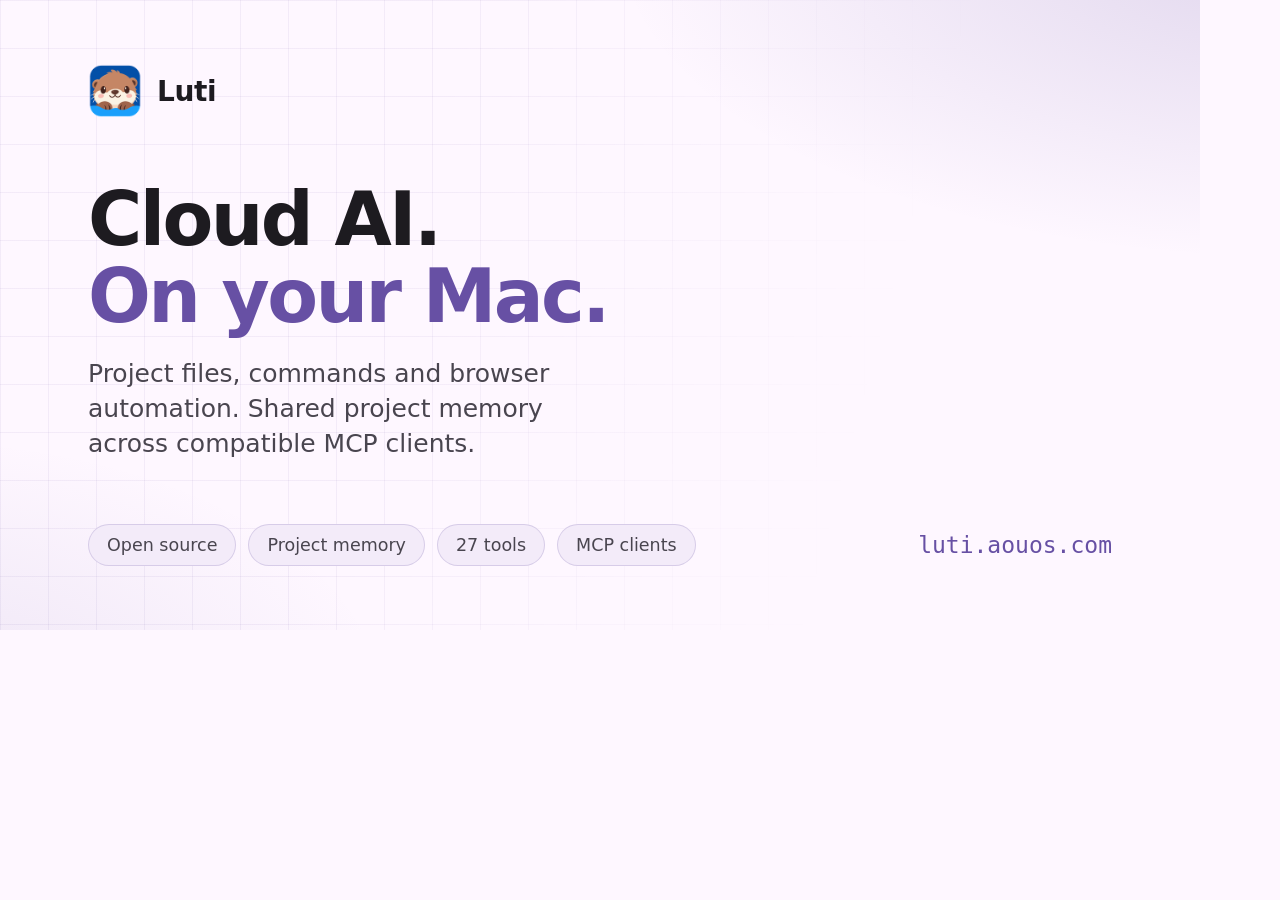
<file: Web/assets/og-source.html>
<!doctype html>
<!-- Render at 1200×630 to export og-image.png. -->
<html lang="en" data-theme="light">
<head>
<meta charset="utf-8">
<link rel="stylesheet" href="../styles/tokens.css">
<style>
  *, *::before, *::after { box-sizing: border-box; }
  html, body { margin: 0; }
  body {
    width: 1200px; height: 630px; overflow: hidden;
    font-family: var(--font); color: var(--on-surface);
    background: var(--surface);
    -webkit-font-smoothing: antialiased;
  }
  .og {
    position: relative; width: 100%; height: 100%;
    padding: 64px 88px; display: flex; flex-direction: column; justify-content: space-between;
    background:
      radial-gradient(1100px 520px at 108% -10%, color-mix(in srgb, var(--primary) 20%, transparent), transparent 62%),
      radial-gradient(760px 420px at -8% 112%, color-mix(in srgb, var(--primary) 11%, transparent), transparent 64%),
      var(--surface);
  }
  .og::after {
    content: ''; position: absolute; inset: 0;
    background-image:
      linear-gradient(color-mix(in srgb, var(--primary) 7%, transparent) 1px, transparent 1px),
      linear-gradient(90deg, color-mix(in srgb, var(--primary) 7%, transparent) 1px, transparent 1px);
    background-size: 48px 48px;
    mask-image: linear-gradient(105deg, #000 0 34%, transparent 72%);
  }
  .og > * { position: relative; z-index: 1; }

  .brand { display: flex; align-items: center; gap: 15px; font-size: 28px; font-weight: 600; letter-spacing: -0.015em; }
  .brand img { width: 54px; height: 54px; border-radius: 14px; }

  h1 { margin: 0; font-size: 74px; font-weight: 600; letter-spacing: -0.035em; line-height: 1.04; }
  h1 em { font-style: normal; color: var(--primary); }
  p { margin: 22px 0 0; max-width: 34ch; font-size: 25px; line-height: 1.4; color: var(--on-surface-variant); }

  .row { display: flex; align-items: center; justify-content: space-between; gap: 24px; }
  .pills { display: flex; gap: 12px; }
  .pill {
    padding: 10px 18px; border-radius: 999px; font-size: 17.5px; font-weight: 500;
    color: var(--on-surface-variant);
    background: color-mix(in srgb, var(--primary) 7%, var(--surface));
    border: 1px solid color-mix(in srgb, var(--primary) 20%, transparent);
  }
  .dom { font-family: var(--font-mono); font-size: 23px; color: var(--primary); }
</style>
</head>
<body>
  <div class="og">
    <div class="brand"><img src="luti-icon.png" alt="">Luti</div>
    <div>
      <h1>Cloud AI.<br><em>On your Mac.</em></h1>
      <p>Project files, commands and browser automation. Shared project memory across compatible MCP clients.</p>
    </div>
    <div class="row">
      <div class="pills">
        <span class="pill">Open source</span>
        <span class="pill">Project memory</span>
        <span class="pill">27 tools</span>
        <span class="pill">MCP clients</span>
      </div>
      <span class="dom">luti.aouos.com</span>
    </div>
  </div>
</body>
</html>
</file>
<file: Web/styles/tokens.css>
/* M3E tokens shared with the macOS app. */

:root {
  color-scheme: only light;

  /* Colors */
  --primary: #6750a4;
  --on-primary: #ffffff;
  --primary-container: #eaddff;
  --on-primary-container: #21005d;

  --surface: #fef7ff;
  --surface-container-low: #f7f2fa;
  --surface-container: #f3edf7;
  --surface-container-high: #ece6f0;
  --surface-container-highest: #e6e0e9;

  --on-surface: #1d1b20;
  --on-surface-variant: #49454f;
  --outline: #79747e;
  --outline-variant: #cac4d0;

  --success: #386a20;
  --warning: #825500;
  --error: #b3261e;
  --error-container: #f9dedc;
  --on-error-container: #410e0b;

  /* Category colors, independent of selection state. */
  --icon-blue: #0b57d0;
  --icon-blue-container: #d7e9ff;
  --icon-pink: #a30d5b;
  --icon-pink-container: #ffd9e7;
  --icon-orange: #8b4500;
  --icon-orange-container: #ffe0c2;
  --icon-yellow: #6a5200;
  --icon-yellow-container: #ffe59a;
  --icon-green: #126c2d;
  --icon-green-container: #cfefce;
  --icon-gray: #50545a;
  --icon-gray-container: #e4e4e4;

  --state-hover: color-mix(in srgb, var(--primary) 8%, transparent);
  --state-press: color-mix(in srgb, var(--primary) 12%, transparent);

  /* Shape */
  --radius-outer: 20px;   /* connected list outer */
  --radius-inner: 6px;    /* connected list inner */
  --radius-card: 20px;
  --radius-dialog: 28px;
  --radius-input: 16px;
  --radius-run: 22px;     /* button run outer */
  --radius-run-inner: 8px;

  /* Spacing */
  --gap-connected: 3px;
  --sp-4: 4px;
  --sp-8: 8px;
  --sp-12: 12px;
  --sp-16: 16px;
  --sp-20: 20px;
  --sp-22: 22px;

  --sp-32: 32px;
  --sp-48: 48px;

  /* Motion */
  --dur-state: 160ms;
  --dur-tab: 180ms;
  --dur-view: 420ms;
  --ease: cubic-bezier(0.2, 0, 0, 1);
  --ease-expressive: cubic-bezier(0.34, 1.32, 0.42, 1);

  /* Typography */
  /* Use locale-specific CJK fonts to preserve Japanese glyph shapes. */
  --font: -apple-system, BlinkMacSystemFont, "SF Pro Text", "PingFang SC",
    "Hiragino Sans GB", "Microsoft YaHei", system-ui, sans-serif;
  --font-mono: ui-monospace, SFMono-Regular, "SF Mono", Menlo, "JetBrains Mono",
    monospace;

  /* Elevation */
  --shadow-1: 0 1px 2px rgb(0 0 0 / 0.08);
  --shadow-2: 0 4px 16px rgb(29 27 32 / 0.1);
  --shadow-3: 0 12px 40px rgb(29 27 32 / 0.14);

  --page-max: 1200px;
}

:root:lang(ja) {
  --font: -apple-system, BlinkMacSystemFont, "SF Pro Text", "Hiragino Sans",
    "Hiragino Kaku Gothic ProN", "Yu Gothic Medium", "Noto Sans JP", system-ui,
    sans-serif;
}
</file>
<file: Web/styles/base.css>
*, *::before, *::after { box-sizing: border-box; }

html { -webkit-text-size-adjust: 100%; scroll-behavior: smooth; scroll-padding-top: 96px; }
/* Keep component display rules from overriding [hidden]. */
[hidden] { display: none !important; }
@media (prefers-reduced-motion: reduce) { html { scroll-behavior: auto; } }

body {
  margin: 0;
  font-family: var(--font);
  font-size: 15px;
  line-height: 1.6;
  color: var(--on-surface);
  background: var(--surface);
  -webkit-font-smoothing: antialiased;
  text-rendering: optimizeLegibility;
  overflow-x: hidden;
}

h1, h2, h3, h4, p, ul, ol, figure { margin: 0; }
ul, ol { padding: 0; list-style: none; }
a { color: inherit; text-decoration: none; }
button { font: inherit; color: inherit; }
img { display: block; max-width: 100%; }

code, kbd, pre, .mono { font-family: var(--font-mono); font-variant-ligatures: none; }
.card__body code { font-size: 0.92em; color: var(--on-surface); background: var(--surface-container-high); border-radius: 4px; padding: 1px 5px; }

.sr-only {
  position: absolute; width: 1px; height: 1px; padding: 0; margin: -1px;
  overflow: hidden; clip-path: inset(50%); white-space: nowrap;
}

:focus-visible { outline: 2px solid var(--primary); outline-offset: 3px; border-radius: 6px; }

/* Page layout */

.wrap { width: 100%; max-width: var(--page-max); margin-inline: auto; padding-inline: var(--sp-20); }

.section { padding-block: clamp(68px, 8vw, 112px); }
.section--tint { background: var(--surface-container-low); }

.section__label {
  font-size: 13px; font-weight: 600; letter-spacing: 0.04em;
  color: var(--primary); text-transform: uppercase;
}

.section__title {
  margin-top: var(--sp-12);
  font-size: clamp(30px, 4vw, 48px); font-weight: 600; letter-spacing: -0.025em;
  line-height: 1.12;
}

.section__lede {
  margin-top: var(--sp-16); max-width: 58ch;
  font-size: 16.5px; line-height: 1.62; color: var(--on-surface-variant);
}
.section__head { margin-bottom: clamp(36px, 4.5vw, 52px); }

/* App bar */

/* Enable backdrop filtering only after scrolling to avoid a seam over the hero. */
.appbar { position: fixed; inset-inline: 0; top: 0; z-index: 40; }
.appbar::before {
  content: ""; position: absolute; inset: 0; z-index: -1;
  background: rgb(255 255 255 / 0.88);
  -webkit-backdrop-filter: blur(20px);
  backdrop-filter: blur(20px);
  border-bottom: 1px solid rgb(0 0 0 / 0.06);
  opacity: 0; transition: opacity var(--dur-tab) var(--ease);
}
.appbar.is-stuck::before { opacity: 1; }

.appbar__sentinel { position: absolute; top: 0; left: 0; width: 1px; height: 64px; pointer-events: none; }
.appbar__inner { display: flex; align-items: center; gap: var(--sp-20); height: 64px; }

.brand { display: flex; flex-shrink: 0; align-items: center; gap: 10px; font-weight: 600; letter-spacing: -0.01em; }
.brand img { flex: none; max-width: none; width: 30px; height: 30px; border-radius: 8px; }

.appbar__icon {
  display: flex; flex: none; align-items: center; justify-content: center;
  width: 36px; height: 36px; border-radius: 999px;
  background: var(--surface-container-high); color: var(--on-surface-variant);
  transition: background var(--dur-state) var(--ease), color var(--dur-state) var(--ease);
}
.appbar__icon svg { width: 19px; height: 19px; }
.appbar__icon:hover { background: color-mix(in srgb, var(--primary) 10%, var(--surface-container-high)); color: var(--on-surface); }
.appbar__icon:active { background: color-mix(in srgb, var(--primary) 16%, var(--surface-container-high)); }

.appbar__inner .menu { margin-left: auto; }

/* Menus */

.menu { position: relative; flex: none; }
.menu__trigger {
  display: inline-flex; align-items: center; gap: 6px;
  height: 36px; padding: 0 10px 0 12px; border: 0; border-radius: 999px;
  background: var(--surface-container-high); color: var(--on-surface-variant);
  font-family: inherit; font-size: 12.5px; font-weight: 500; cursor: pointer;
  transition: background var(--dur-state) var(--ease), color var(--dur-state) var(--ease);
}
.menu__trigger svg { width: 16px; height: 16px; flex: none; }
.menu__trigger:hover { background: color-mix(in srgb, var(--primary) 10%, var(--surface-container-high)); color: var(--on-surface); }
.menu__trigger[aria-expanded="true"] { background: var(--primary-container); color: var(--on-primary-container); }
/* Reserve space so language changes do not shift the controls. */
.menu__value { min-width: 20px; text-align: center; }
.menu__caret { transition: transform var(--dur-state) var(--ease); }
.menu__trigger[aria-expanded="true"] .menu__caret { transform: rotate(180deg); }

.menu__surface {
  position: absolute; top: calc(100% + 8px); right: 0; z-index: 1;
  min-width: 164px; padding: 6px;
  border: 1px solid var(--outline-variant); border-radius: var(--radius-input);
  background: var(--surface-container);
  transform-origin: top right;
  animation: menu-in var(--dur-tab) var(--ease-expressive);
}
.menu__surface[hidden] { display: none; }
@keyframes menu-in { from { opacity: 0; transform: scale(0.92) translateY(-6px); } }

.menu__item {
  display: flex; align-items: center; gap: 10px; width: 100%;
  padding: 9px 12px; border: 0; border-radius: 10px;
  background: transparent; color: var(--on-surface);
  font-family: inherit; font-size: 13.5px; font-weight: 500; text-align: left;
  cursor: pointer;
  transition: background var(--dur-state) var(--ease), color var(--dur-state) var(--ease);
}
.menu__item:hover { background: var(--state-hover); }

.menu__item:focus-visible { background: var(--state-hover); border-radius: 10px; }
.menu__item:active { background: var(--state-press); }
.menu__item[aria-checked="true"] { color: var(--primary); }

.menu__check { width: 16px; height: 16px; flex: none; opacity: 0; }
.menu__item[aria-checked="true"] .menu__check { opacity: 1; }

/* Buttons */

.btn {
  display: inline-flex; align-items: center; justify-content: center; gap: 8px;
  min-height: 40px; padding: 0 22px; border: 0; border-radius: 999px;
  font-size: 14px; font-weight: 500; cursor: pointer;
  transition: background var(--dur-state) var(--ease), box-shadow var(--dur-state) var(--ease),
    transform var(--dur-state) var(--ease);
}
.btn--filled { background: var(--primary); color: var(--on-primary); }
.btn--filled:hover { box-shadow: var(--shadow-2); }
.btn--tonal { background: var(--primary-container); color: var(--on-primary-container); }
.btn--tonal:hover { background: color-mix(in srgb, var(--primary-container) 88%, var(--primary)); }
.btn:active { transform: scale(0.98); }

.appbar__cta { min-width: 120px; min-height: 36px; padding: 0 18px; white-space: nowrap; }

/* Connected lists (M3E MDList geometry) */

.list { display: flex; flex-direction: column; gap: var(--gap-connected); }
.list__row {
  display: flex; align-items: center; gap: var(--sp-16);
  min-height: 60px; padding: 16px var(--sp-20);
  background: var(--surface-container-low);
  border-radius: var(--radius-inner);
  transition: background var(--dur-state) var(--ease);
}
.list__row:first-child {
  border-start-start-radius: var(--radius-outer); border-start-end-radius: var(--radius-outer);
}
.list__row:last-child {
  border-end-start-radius: var(--radius-outer); border-end-end-radius: var(--radius-outer);
}
.list__row:only-child { border-radius: var(--radius-outer); }
.section--tint .list__row { background: var(--surface); }

.icon-circle {
  flex: none; display: grid; place-items: center;
  width: 38px; height: 38px; border-radius: 50%;
  background: var(--primary-container); color: var(--on-primary-container);
}
.icon-circle svg { width: 19px; height: 19px; }
.icon-circle[data-tone="blue"]   { background: var(--icon-blue-container);   color: var(--icon-blue); }
.icon-circle[data-tone="pink"]   { background: var(--icon-pink-container);   color: var(--icon-pink); }
.icon-circle[data-tone="orange"] { background: var(--icon-orange-container); color: var(--icon-orange); }
.icon-circle[data-tone="yellow"] { background: var(--icon-yellow-container); color: var(--icon-yellow); }
.icon-circle[data-tone="green"]  { background: var(--icon-green-container);  color: var(--icon-green); }
.icon-circle[data-tone="gray"]   { background: var(--icon-gray-container);   color: var(--icon-gray); }

.row__text { min-width: 0; }
.row__headline { display: block; font-size: 14.5px; font-weight: 600; letter-spacing: -0.01em; }
.row__support { display: block; margin-top: 3px; font-size: 13px; line-height: 1.55; color: var(--on-surface-variant); }

/* Cards (M3E MDCard geometry) */

.card {
  display: flex; flex-direction: column;
  background: var(--surface-container-low);
  border-radius: var(--radius-card);
  padding: var(--sp-20);
}
.section--tint .card { background: var(--surface); }
.card__title { display: flex; align-items: center; gap: var(--sp-12); font-size: 15.5px; font-weight: 600; letter-spacing: -0.01em; }
.card__badge {
  margin-left: auto; font-size: 11.5px; font-weight: 500;
  padding: 4px 10px; border-radius: 999px;
  background: var(--surface-container-high); color: var(--on-surface-variant);
}
.section--tint .card__badge { background: var(--surface-container); }
.card__body { margin-top: var(--sp-12); font-size: 13.5px; line-height: 1.6; color: var(--on-surface-variant); }
.card__foot {
  margin-top: auto; padding-top: var(--sp-16);
  font-size: 13px; font-weight: 500; color: var(--primary);
}
.card__foot a:hover { text-decoration: underline; text-underline-offset: 3px; }

.chips { display: flex; flex-wrap: wrap; gap: 6px; margin-top: var(--sp-12); }
.chips--plain { margin-top: auto; padding-top: var(--sp-16); }
.chip {
  font-family: var(--font-mono); font-size: 11.5px; line-height: 1;
  padding: 7px 10px; border-radius: 9px;
  background: var(--surface-container-high); color: var(--on-surface-variant);
}
.chips--plain .chip { font-size: 11px; padding: 6px 8px; }
.section--tint .chip { background: var(--surface-container); }

.grid { display: grid; gap: var(--sp-12); }
.grid--2 { grid-template-columns: repeat(2, 1fr); margin-top: var(--sp-12); }
.grid--3 { grid-template-columns: repeat(3, 1fr); }
.grid--4 { grid-template-columns: repeat(4, 1fr); }

/* Disclosure */

.disclose { margin-top: var(--sp-20); }
.disclose summary {
  display: inline-flex; align-items: center; gap: 8px;
  padding: 10px var(--sp-20); border-radius: 999px; cursor: pointer;
  background: var(--surface-container-low); color: var(--on-surface);
  font-size: 13.5px; font-weight: 500;
  transition: background var(--dur-state) var(--ease);
}
.section--tint .disclose summary { background: var(--surface); }
.disclose summary::-webkit-details-marker { display: none; }
.disclose summary::marker { content: ""; }

.disclose summary::after {
  content: "›"; font-size: 17px; line-height: 1; color: var(--on-surface-variant);
  transition: transform var(--dur-tab) var(--ease);
}
.disclose[open] summary::after { transform: rotate(90deg); }
.disclose summary:hover { background: var(--surface-container); }
.section--tint .disclose summary:hover { background: var(--surface-container-low); }

.disclose__body { display: grid; gap: var(--sp-16); margin-top: var(--sp-20); padding: var(--sp-20); border-radius: var(--radius-card); background: var(--surface-container-low); }
.section--tint .disclose__body { background: var(--surface); }
.disclose__group { display: grid; grid-template-columns: 140px 1fr; gap: var(--sp-16); align-items: baseline; }
.disclose__name { font-size: 13px; font-weight: 600; color: var(--on-surface); }
.disclose__group .chips { margin-top: 0; }
@media (max-width: 720px) {
  .disclose__group { grid-template-columns: 1fr; gap: 8px; }
}

/* Footer */

.footer { padding-block: 48px 36px; border-top: 1px solid var(--outline-variant); }
.footer__grid { display: grid; grid-template-columns: 1.6fr repeat(3, 1fr); gap: var(--sp-20); }
.footer__tagline {
  margin-top: var(--sp-12); max-width: 34ch;
  font-size: 13.5px; line-height: 1.6; color: var(--on-surface-variant);
}

.footer__support {
  display: inline-flex; align-items: center; gap: 7px;
  margin-top: var(--sp-16); padding: 7px 14px;
  border-radius: 999px;
  background: var(--surface-container-high);
  transition: background var(--dur-state) var(--ease), color var(--dur-state) var(--ease);
}
.footer__support svg { width: 16px; height: 16px; flex: none; }
.footer__support:hover { background: var(--primary-container); color: var(--on-primary-container); }

.footer h4 { font-size: 13px; font-weight: 600; margin-bottom: var(--sp-12); }
.footer li { margin-bottom: 8px; }
.footer a { font-size: 13.5px; color: var(--on-surface-variant); }
.footer a:hover { color: var(--primary); }

.footer__legal {
  margin-top: var(--sp-32); padding-top: var(--sp-20);
  border-top: 1px solid var(--outline-variant);
  font-size: 12.5px; color: var(--on-surface-variant); opacity: 0.8;
}

/* Scroll reveal */

.reveal { opacity: 0; transform: translateY(18px); }
.reveal.is-in {
  opacity: 1; transform: none;
  transition: opacity 620ms var(--ease), transform 620ms var(--ease);
}

@media (prefers-reduced-motion: reduce) {
  .reveal { opacity: 1; transform: none; transition: none; }
  *, *::before, *::after { animation-duration: 0.001ms !important; animation-iteration-count: 1 !important; }
}

/* Responsive layout */

@media (max-width: 1000px) {
  .grid--3, .grid--4 { grid-template-columns: repeat(2, 1fr); }
  .footer__grid { grid-template-columns: 1fr 1fr; }
}
@media (max-width: 720px) {
  .appbar__inner { gap: var(--sp-12); }
  .appbar .brand span { display: none; }
  .appbar__inner .menu__surface { right: auto; left: 0; transform-origin: top left; }
  .list__row { align-items: flex-start; }
  .list__row .icon-circle { margin-top: 1px; }
  .grid--2, .grid--3, .grid--4 { grid-template-columns: 1fr; }
  .footer__grid { grid-template-columns: 1fr 1fr; }
  .footer__grid > :first-child { grid-column: 1 / -1; }
}
@media (max-width: 420px) {
  .appbar__inner { gap: 10px; }
  .appbar__icon[data-i18n-attr="aria-label:a11y.github"] { display: none; }
  .appbar__cta { min-width: 0; padding-inline: 16px; }
  .hero__actions .btn { font-size: 13px; padding-inline: 12px; white-space: nowrap; }
}
.hero__requirements { margin-top: 12px; font-size: 12px; color: var(--on-surface-variant); text-align: left; }
</file>
<file: Web/styles/hero.css>
/* The introduction and actions frame one uninterrupted, vector workshop. */
:root {
  --factory-paper: #fff;
  --factory-ink: #263530;
  --factory-muted: #7a817d;
  --factory-purple: #8970b4;
}
.hero {
  position: relative;
  display: grid;
  grid-template-rows: auto minmax(280px, 1fr) auto;
  gap: 12px;
  height: 100svh;
  min-height: 750px;
  padding: 105px 40px 27px;
  overflow: hidden;
  background: #fff;
  color: var(--factory-ink);
  color-scheme: light;
  text-align: center;
}
.appbar { color: var(--factory-ink); color-scheme: light; }
.appbar:not(.is-stuck) { background: #fff; }
.appbar__inner { max-width: 1520px; height: 76px; gap: 16px; padding-inline: 40px; }
.appbar .brand { font-size: 20px; font-weight: 700; }
.appbar__nav { display: flex; gap: 30px; margin-left: 54px; font-size: 13px; }
.appbar__nav a { color: var(--factory-muted); }
.appbar__nav a:hover { color: var(--factory-ink); }
.appbar .menu { margin-left: auto; }
.appbar .appbar__icon, .appbar .menu__trigger { background: transparent; }
.appbar .appbar__cta { min-height: 36px; padding-inline: 22px; font-size: 12px; }
.hero__intro { align-self: start; }
.hero__eyebrow { display: flex; align-items: center; justify-content: center; gap: 9px; color: var(--factory-muted); font: 11px var(--font-mono); letter-spacing: .02em; }
.hero__status { width: 6px; height: 6px; border-radius: 50%; background: #79a58a; box-shadow: 0 0 0 4px #edf5ee; }
.hero h1 { margin-top: 16px; font-size: clamp(43px, 4.6vw, 74px); line-height: 1.12; font-weight: 580; letter-spacing: -.06em; }
.hero h1 br { display: none; }
.hero h1 em { margin-left: .18em; color: var(--factory-purple); font-style: normal; white-space: nowrap; }
.hero__outro { align-self: end; }
.hero__lede { max-width: 650px; margin: 0 auto; color: #747d77; font-size: 14px; line-height: 1.7; text-wrap: pretty; }
.hero__actions { display: flex; justify-content: center; align-items: center; flex-wrap: wrap; gap: 25px; margin-top: 19px; }
.hero__actions .btn { gap: 17px; min-height: 46px; padding-inline: 24px; background: var(--factory-ink); color: #fff; font-size: 13px; }
.hero__actions .btn:hover { background: var(--factory-purple); }
.hero__actions svg { width: 16px; height: 16px; flex: 0 0 16px; }
.hero__guide { display: inline-flex; align-items: center; gap: 5px; font-size: 13px; min-height: 44px; }
.hero__guide:hover { text-decoration: underline; text-underline-offset: 5px; }
.hero .hero__requirements { margin-top: 12px; color: var(--factory-muted); font-size: 10px; text-align: center; }
.factory { min-height: 0; width: 100%; max-width: 1600px; margin: 0 auto; }
.factory__scene { display: block; width: 100%; height: 100%; overflow: visible; }
.factory__boundary rect { fill: none; stroke: #dce4de; stroke-width: 1.3; stroke-dasharray: 3 5; }
.factory__boundary text { font: 12px var(--font-mono); letter-spacing: .1em; fill: #8b968e; }
.factory__station { cursor: pointer; outline: none; }
.factory__label { text-anchor: middle; fill: var(--tone); font: 600 18px var(--font-mono); paint-order: stroke; stroke: #fff; stroke-width: 9; stroke-linejoin: round; }
.factory__station--hub .factory__label { font: 700 25px var(--font); }
.factory__pad { transition: fill 180ms, stroke 180ms; }
.factory__station:hover .factory__pad, .factory__station.is-working .factory__pad { fill: var(--wash); stroke: var(--tone); stroke-width: 1.8; }
.factory__station:focus-visible .factory__pad { stroke: var(--tone); stroke-width: 3; }
.factory__station[aria-pressed="true"] .factory__label { font-weight: 700; }
.factory__station[aria-pressed="true"] .factory__pad { fill: var(--wash); stroke: var(--tone); }
.factory__indicator { fill: var(--tone); opacity: .35; transition: opacity 180ms, transform 180ms; transform-box: fill-box; transform-origin: center; }
.factory__station.is-working .factory__indicator { opacity: 1; transform: scale(1.25); }
.st-mem__blade, .st-code__sheet, .st-art__crate, .st-browser__shot { transition: transform 280ms var(--ease-expressive), opacity 220ms; }
.factory__station.is-acting .st-mem__blade, .factory__station.is-acting .st-code__sheet, .factory__station.is-acting .st-art__crate { transform: translateY(-8px); }
.st-mem__new { opacity: .55; transition: opacity 220ms; }
.factory__station.is-acting .st-mem__new, .factory__station[aria-pressed="true"] .st-mem__new { opacity: 1; }
.st-git__branch { opacity: .5; transition: opacity 220ms; }
.factory__station.is-acting .st-git__branch, .factory__station[aria-pressed="true"] .st-git__branch { opacity: 1; }
.st-code__add { opacity: .45; transition: opacity 220ms; }
.factory__station.is-acting .st-code__add, .factory__station[aria-pressed="true"] .st-code__add { opacity: 1; }
.st-term__pass { opacity: .45; transition: opacity 220ms; }
.factory__station.is-acting .st-term__pass, .factory__station[aria-pressed="true"] .st-term__pass { opacity: 1; }
.st-art__badge { opacity: .5; transition: opacity 220ms; }
.factory__station.is-acting .st-art__badge, .factory__station[aria-pressed="true"] .st-art__badge { opacity: 1; }
.st-browser__finder { opacity: 0; transition: opacity 200ms; }
.factory__station.is-acting .st-browser__finder { opacity: 1; }
.st-browser__flash { opacity: 0; transition: opacity 110ms; pointer-events: none; }
.factory__station.is-flashing .st-browser__flash { opacity: .92; }
.st-browser__shot { opacity: .78; }
.factory__station.is-acting .st-browser__shot { opacity: 1; transform: translateY(-8px); }
.factory__tunnel-pill { fill: #fff; stroke: #d5c9e5; stroke-width: 1.4; transition: stroke 180ms, fill 180ms; }
.factory__tunnel-dot { fill: #b9a6d4; transition: fill 180ms, transform 180ms; transform-box: fill-box; transform-origin: center; }
.factory__tunnel[data-flow="request"] .factory__tunnel-pill { stroke: #8761b5; fill: #faf6fe; }
.factory__tunnel[data-flow="request"] .factory__tunnel-dot { fill: #8761b5; transform: scale(1.3); }
.factory__tunnel[data-flow="return"] .factory__tunnel-pill { stroke: #3b8a6b; fill: #f3fbf7; }
.factory__tunnel[data-flow="return"] .factory__tunnel-dot { fill: #237b65; transform: scale(1.3); }
.factory__tunnel text { fill: #8b72ae; font: 600 13.5px var(--font-mono); }
.factory__tunnel .factory__caption { fill: #8b968e; font: 11px var(--font); }
.factory__parcel, .factory__overlay { pointer-events: none; }
.factory__bubble, .factory__badge { transition: opacity 180ms ease, transform 220ms var(--ease-expressive); }
:root:lang(zh) .hero h1 { font-size: clamp(38px, 4.2vw, 66px); letter-spacing: -.045em; }
:root:lang(ja) .hero h1 { font-size: clamp(37px, 4.1vw, 65px); letter-spacing: -.055em; }
@media (min-width: 1800px) { .hero { padding-top: 120px; padding-bottom: 38px; } }
@media (max-width: 900px) {
  .appbar__nav { display: none; }
  .hero { padding-inline: 22px; }
  .appbar__inner { padding-inline: 24px; }
}
@media (max-width: 600px) {
  .hero { height: auto; min-height: 100svh; padding: 90px 18px 24px; gap: 16px; grid-template-rows: auto auto auto; }
  .hero h1 { font-size: clamp(34px, 9vw, 52px); line-height: 1.15; margin-top: 17px; }
  .hero h1 br { display: block; }
  .hero h1 em { margin-left: 0; }
  .hero__eyebrow { font-size: 9px; }
  .hero__lede { max-width: 380px; font-size: 12px; }
  .hero__actions { margin-top: 16px; gap: 14px; }
  .hero__actions .btn { padding-inline: 18px; font-size: 12px; }
  .hero__guide { font-size: 12px; }
  .appbar__inner { height: 68px; gap: 10px; padding-inline: 20px; }
  .appbar .brand { font-size: 18px; }
  .appbar .brand img { width: 25px; height: 25px; }
  .appbar .appbar__cta { min-width: auto; padding-inline: 15px; }
  .appbar .appbar__icon { width: 26px; }
  .appbar .menu__trigger { padding-inline: 6px; }
  .appbar a.appbar__icon[href="https://github.com/boltguo/Luti"] { display: none; }
  .factory { margin-inline: 0; width: 100%; }
  .factory__scene { aspect-ratio: 900 / 1360; height: auto; }
  .factory__label { font-size: 24px; }
  .factory__station--hub .factory__label { font-size: 30px; }
  .factory__boundary text { font-size: 18px; }
  .factory__tunnel text { font-size: 14.5px; }
  .factory__tunnel .factory__caption { display: none; }
  :root:lang(zh) .hero h1 { font-size: clamp(31px, 8.3vw, 45px); }
  :root:lang(ja) .hero h1 { font-size: clamp(30px, 8.1vw, 44px); }
}
@media (prefers-reduced-motion: reduce) { .hero * { transition: none !important; } }
</file>
